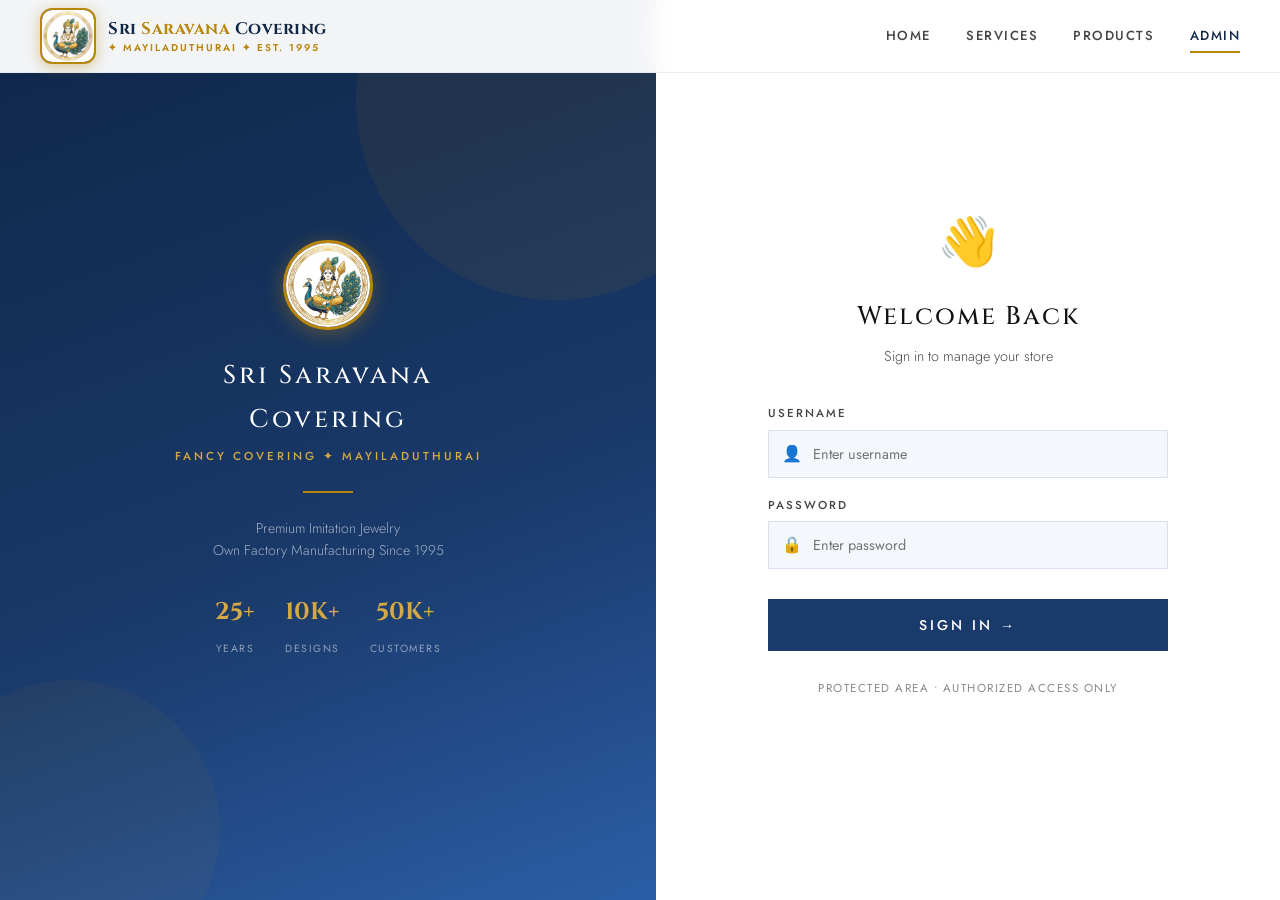
<file: admin.html>
<!DOCTYPE html>
<html lang="en">
<head>
    <meta charset="UTF-8">
    <meta name="viewport" content="width=device-width, initial-scale=1.0">
    <title>Admin Portal | Sri Saravana Covering</title>
    <meta name="description" content="Store management portal for Sri Saravana Chidambaram Fancy Covering.">
    <link rel="stylesheet" href="styles.css">
</head>
<body>

    <!-- NAVBAR -->
    <nav class="navbar">
        <div class="nav-inner">
            <a href="index.html" class="logo">
                <div class="logo-mark"><img src="murugan.png" alt="Sri Murugan Logo"></div>
                <div class="logo-text">
                    <span class="brand">Sri <span>Saravana</span> Covering</span>
                    <span class="tagline">✦ Mayiladuthurai ✦ Est. 1995</span>
                </div>
            </a>
            <div class="nav-links">
                <a href="index.html">Home</a>
                <a href="services.html">Services</a>
                <a href="products.html">Products</a>
                <a href="admin.html" class="active">Admin</a>
            </div>
            <button class="hamburger" onclick="toggleMenu()" aria-label="Menu">
                <span></span><span></span><span></span>
            </button>
        </div>
    </nav>

    <!-- LOGIN SCREEN -->
    <div class="login-container" id="loginScreen">
        <!-- Left Branding Panel -->
        <div class="login-brand">
            <div class="login-brand-inner">
                <img src="murugan.png" alt="Sri Murugan" class="login-logo-img">
                <h1>Sri Saravana Covering</h1>
                <p class="login-brand-tag">Fancy Covering ✦ Mayiladuthurai</p>
                <div class="login-brand-divider"></div>
                <p class="login-brand-desc">Premium Imitation Jewelry<br>Own Factory Manufacturing Since 1995</p>
                <div class="login-brand-stats">
                    <div><strong>25+</strong><span>Years</span></div>
                    <div><strong>10K+</strong><span>Designs</span></div>
                    <div><strong>50K+</strong><span>Customers</span></div>
                </div>
            </div>
        </div>
        <!-- Right Login Form -->
        <div class="login-form-side">
            <div class="login-card">
                <div class="login-welcome">
                    <span class="login-icon">👋</span>
                    <h2>Welcome Back</h2>
                    <p>Sign in to manage your store</p>
                </div>
                <p class="login-error" id="loginError">Invalid username or password</p>
                <form id="loginForm" onsubmit="handleLogin(event)">
                    <div class="form-group">
                        <label for="username">Username</label>
                        <div class="input-icon-wrap">
                            <span class="input-icon">👤</span>
                            <input type="text" id="username" name="username" placeholder="Enter username" required>
                        </div>
                    </div>
                    <div class="form-group">
                        <label for="password">Password</label>
                        <div class="input-icon-wrap">
                            <span class="input-icon">🔒</span>
                            <input type="password" id="password" name="password" placeholder="Enter password" required>
                        </div>
                    </div>
                    <button type="submit" class="btn btn-gold login-btn">Sign In →</button>
                </form>
                <p class="login-footer-text">Protected area • Authorized access only</p>
            </div>
        </div>
    </div>

    <!-- ADMIN DASHBOARD (Hidden until login) -->
    <div id="adminDashboard" style="display:none;">
        <div class="admin-dashboard">
            <div class="container">
                <div class="admin-header">
                    <h1>🛠️ Admin Dashboard</h1>
                    <div class="admin-actions">
                        <a href="products.html" class="btn btn-outline" style="padding:10px 20px;font-size:0.85rem;">👁️ View Store</a>
                        <button class="btn btn-danger" style="padding:10px 20px;font-size:0.85rem;" onclick="logout()">🚪 Logout</button>
                    </div>
                </div>

                <!-- WHATSAPP SETTINGS -->
                <div class="admin-card">
                    <h3>📱 WhatsApp Booking Number</h3>
                    <p style="color:var(--text-medium);font-size:0.85rem;margin-bottom:15px;">This number will be used for all WhatsApp booking links on the store.</p>
                    <div style="display:flex;gap:10px;flex-wrap:wrap;align-items:center;">
                        <input type="text" id="phone-input" placeholder="e.g. 919843132245" style="flex:1;min-width:200px;padding:13px 16px;background:var(--bg-secondary);border:1px solid var(--border);color:var(--text-dark);font-family:'Jost';font-size:.9rem;outline:none;">
                        <button class="btn btn-gold" style="padding:12px 24px;white-space:nowrap;" onclick="updatePhone()">💾 Save Number</button>
                    </div>
                </div>

                <!-- ADD PRODUCT FORM -->
                <div class="admin-card">
                    <h3>➕ Add New Product</h3>
                    <form class="product-form" id="addProductForm" onsubmit="addProduct(event)">
                        <div class="form-group">
                            <label for="pname">Product Name</label>
                            <input type="text" id="pname" name="pname" placeholder="e.g. Royal Kundan Bridal Set" required>
                        </div>
                        <div class="form-group">
                            <label for="pcategory">Category</label>
                            <select id="pcategory" name="pcategory" required>
                                <option value="necklaces">Necklaces</option>
                                <option value="earrings">Earrings</option>
                                <option value="bangles">Bangles</option>
                                <option value="bridal">Bridal Sets</option>
                                <option value="chains">Chains</option>
                                <option value="rings">Rings</option>
                            </select>
                        </div>
                        <div class="form-group">
                            <label for="pprice">Price (₹)</label>
                            <input type="number" id="pprice" name="pprice" placeholder="e.g. 2500" min="1" required>
                        </div>
                        <div class="form-group">
                            <label for="pimage">Upload Image</label>
                            <input type="file" id="pimage" name="pimage" accept="image/*" style="padding:10px;">
                            <img id="pimage-preview" style="display:none;width:80px;height:80px;object-fit:cover;margin-top:8px;border:1px solid var(--border);">
                        </div>
                        <div class="form-group full-width">
                            <label for="pdesc">Description</label>
                            <textarea id="pdesc" name="pdesc" placeholder="Describe the product..." required></textarea>
                        </div>
                        <div class="full-width">
                            <button type="submit" class="btn btn-gold">➕ Add Product</button>
                        </div>
                    </form>
                </div>

                <!-- PRODUCT LIST -->
                <div class="admin-card">
                    <h3>📦 All Products (<span id="product-count">0</span>)</h3>
                    <div class="admin-product-list" id="admin-products"></div>
                </div>
            </div>
        </div>
    </div>

    <!-- EDIT MODAL -->
    <div class="modal-overlay" id="editModal">
        <div class="modal">
            <button class="modal-close" onclick="document.getElementById('editModal').classList.remove('active')">&times;</button>
            <h3>✏️ Edit Product</h3>
            <form onsubmit="saveEdit(event)">
                <input type="hidden" id="edit-id">
                <div class="form-group">
                    <label>Product Name</label>
                    <input type="text" id="edit-name" required>
                </div>
                <div class="form-group">
                    <label>Category</label>
                    <select id="edit-category" required>
                        <option value="necklaces">Necklaces</option>
                        <option value="earrings">Earrings</option>
                        <option value="bangles">Bangles</option>
                        <option value="bridal">Bridal Sets</option>
                        <option value="chains">Chains</option>
                        <option value="rings">Rings</option>
                    </select>
                </div>
                <div class="form-group">
                    <label>Price (₹)</label>
                    <input type="number" id="edit-price" min="1" required>
                </div>
                <div class="form-group">
                    <label>Upload New Image (optional)</label>
                    <input type="file" id="edit-image" accept="image/*" style="padding:10px;">
                    <img id="edit-image-preview" style="width:80px;height:80px;object-fit:cover;margin-top:8px;border:1px solid var(--border);">
                </div>
                <div class="form-group">
                    <label>Description</label>
                    <textarea id="edit-desc" required></textarea>
                </div>
                <div style="display:flex;gap:10px;margin-top:15px;">
                    <button type="submit" class="btn btn-gold">💾 Save Changes</button>
                    <button type="button" class="btn btn-outline" onclick="document.getElementById('editModal').classList.remove('active')">Cancel</button>
                </div>
            </form>
        </div>
    </div>

    <!-- FOOTER -->
    <footer class="footer" id="adminFooter" style="display:none;">
        <div class="footer-bottom">
            <p>© 2026 Sri Saravana Chidambaram Fancy Covering — Admin Portal</p>
        </div>
    </footer>

    <script src="script.js"></script>
    <script>
        function handleLogin(e) {
            e.preventDefault();
            const user = document.getElementById('username').value.trim();
            const pass = document.getElementById('password').value.trim();
            if (login(user, pass)) {
                showDashboard();
            } else {
                const err = document.getElementById('loginError');
                err.style.display = 'block';
                err.style.animation = 'fadeInUp 0.3s ease';
            }
        }

        function showDashboard() {
            document.getElementById('loginScreen').style.display = 'none';
            document.getElementById('adminDashboard').style.display = 'block';
            document.getElementById('adminFooter').style.display = 'block';

            // Set phone input
            const phoneInput = document.getElementById('phone-input');
            if (phoneInput) phoneInput.value = getPhone();

            // Render products
            renderAdminProducts('admin-products');
            updateCount();
        }

        function updateCount() {
            const countEl = document.getElementById('product-count');
            if (countEl) countEl.textContent = getProducts().length;
        }

        // Override renderAdminProducts to also update count
        const originalRender = renderAdminProducts;
        renderAdminProducts = function(id) {
            originalRender(id);
            updateCount();
        };

        // Check if already logged in
        document.addEventListener('DOMContentLoaded', () => {
            if (isLoggedIn()) {
                showDashboard();
            }
        });
    </script>
</body>
</html>
</file>
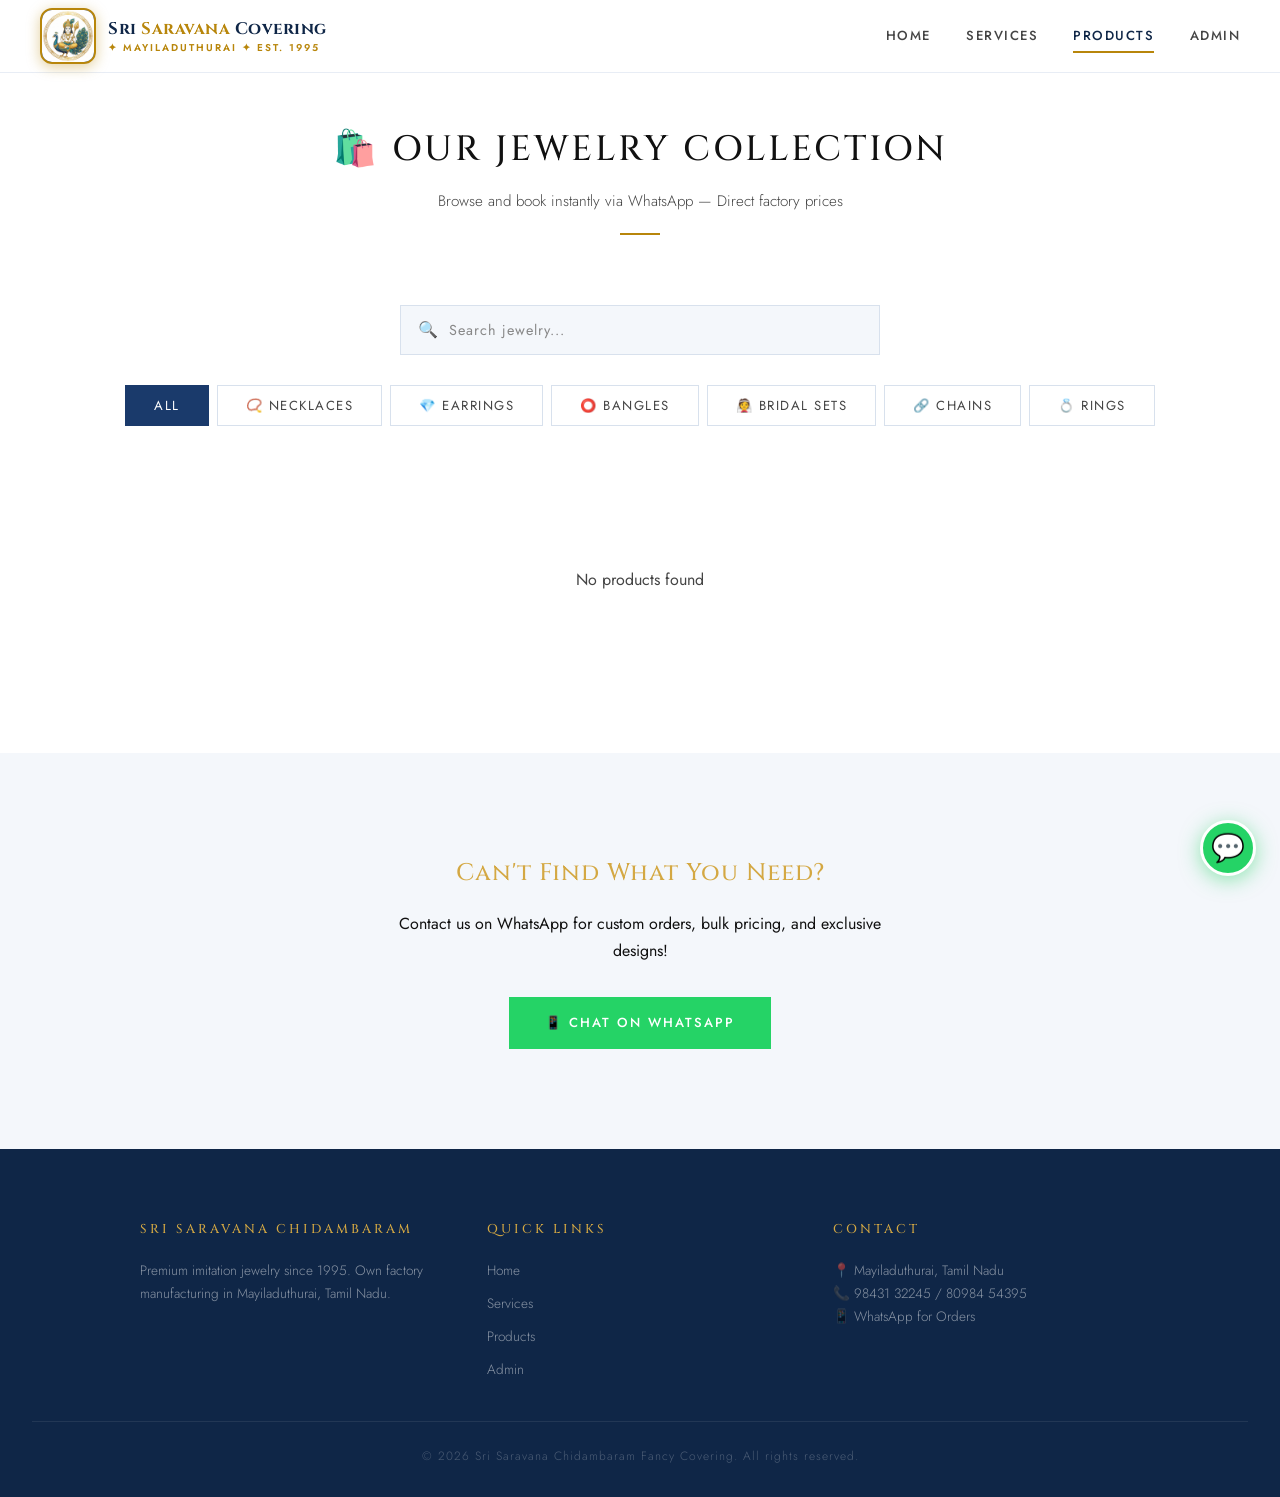
<file: products.html>
<!DOCTYPE html>
<html lang="en">
<head>
    <meta charset="UTF-8">
    <meta name="viewport" content="width=device-width, initial-scale=1.0">
    <title>Store Catalogue | Sri Saravana Covering</title>
    <meta name="description" content="Browse and book premium imitation jewelry via WhatsApp. Necklaces, earrings, bangles, bridal sets and more at factory-direct prices.">
    <link rel="stylesheet" href="styles.css">
</head>
<body>

    <!-- NAVBAR -->
    <nav class="navbar">
        <div class="nav-inner">
            <a href="index.html" class="logo">
                <div class="logo-mark"><img src="murugan.png" alt="Sri Murugan Logo"></div>
                <div class="logo-text">
                    <span class="brand">Sri <span>Saravana</span> Covering</span>
                    <span class="tagline">✦ Mayiladuthurai ✦ Est. 1995</span>
                </div>
            </a>
            <div class="nav-links">
                <a href="index.html">Home</a>
                <a href="services.html">Services</a>
                <a href="products.html" class="active">Products</a>
                <a href="admin.html">Admin</a>
            </div>
            <button class="hamburger" onclick="toggleMenu()" aria-label="Menu">
                <span></span><span></span><span></span>
            </button>
        </div>
    </nav>

    <!-- PAGE HEADER -->
    <section class="section" style="padding-top:120px;padding-bottom:40px;">
        <div class="container">
            <div class="section-header">
                <h2>🛍️ Our Jewelry Collection</h2>
                <p>Browse and book instantly via WhatsApp — Direct factory prices</p>
                <div class="divider"></div>
            </div>

            <!-- SEARCH -->
            <div class="search-wrap">
                <span class="search-icon">🔍</span>
                <input type="text" id="searchInput" placeholder="Search jewelry..." oninput="searchProducts(this.value)">
            </div>

            <!-- FILTERS -->
            <div class="filter-bar" id="filterBar">
                <button class="filter-btn active" data-cat="all" onclick="filterProducts('all')">All</button>
                <button class="filter-btn" data-cat="necklaces" onclick="filterProducts('necklaces')">📿 Necklaces</button>
                <button class="filter-btn" data-cat="earrings" onclick="filterProducts('earrings')">💎 Earrings</button>
                <button class="filter-btn" data-cat="bangles" onclick="filterProducts('bangles')">⭕ Bangles</button>
                <button class="filter-btn" data-cat="bridal" onclick="filterProducts('bridal')">👰 Bridal Sets</button>
                <button class="filter-btn" data-cat="chains" onclick="filterProducts('chains')">🔗 Chains</button>
                <button class="filter-btn" data-cat="rings" onclick="filterProducts('rings')">💍 Rings</button>
            </div>
        </div>
    </section>

    <!-- PRODUCTS GRID -->
    <section class="section" style="padding-top:0;">
        <div class="container">
            <div class="products-grid" id="products-grid"></div>
        </div>
    </section>

    <!-- CTA -->
    <section class="section" style="background:var(--bg-secondary);text-align:center;">
        <div class="container animate-in">
            <h2 style="color:var(--gold-light);margin-bottom:1rem;">Can't Find What You Need?</h2>
            <p style="color:var(--text-secondary);max-width:500px;margin:auto auto 2rem;">Contact us on WhatsApp for custom orders, bulk pricing, and exclusive designs!</p>
            <a href="https://api.whatsapp.com/send?phone=919843132245&text=Hi!%20I%20want%20to%20enquire%20about%20custom%20jewelry." target="_blank" class="btn btn-whatsapp">📱 Chat on WhatsApp</a>
        </div>
    </section>

    <!-- FOOTER -->
    <footer class="footer">
        <div class="footer-grid">
            <div>
                <h4>Sri Saravana Chidambaram</h4>
                <p>Premium imitation jewelry since 1995. Own factory manufacturing in Mayiladuthurai, Tamil Nadu.</p>
            </div>
            <div>
                <h4>Quick Links</h4>
                <div class="footer-links">
                    <a href="index.html">Home</a>
                    <a href="services.html">Services</a>
                    <a href="products.html">Products</a>
                    <a href="admin.html">Admin</a>
                </div>
            </div>
            <div>
                <h4>Contact</h4>
                <p>📍 Mayiladuthurai, Tamil Nadu</p>
                <p>📞 98431 32245 / 80984 54395</p>
                <p>📱 WhatsApp for Orders</p>
            </div>
        </div>
        <div class="footer-bottom">
            <p>© 2026 Sri Saravana Chidambaram Fancy Covering. All rights reserved.</p>
        </div>
    </footer>


    <!-- FLOATING WHATSAPP CARD -->
    <div class="wa-float" id="waFloat">
        <div class="wa-popup-card" id="waPopup">
            <div class="wa-popup-card-header">
                <div class="wa-popup-avatar">💬</div>
                <div>
                    <div class="wa-popup-title">Sri Saravana Covering</div>
                    <div class="wa-popup-sub">Mayiladuthurai • Est. 1995</div>
                </div>
            </div>
            <p class="wa-popup-msg">👋 Found something you like?<br>Message us on WhatsApp to book instantly at factory-direct prices!</p>
            <a href="https://api.whatsapp.com/send?phone=919843132245&text=Hi!%20I%20want%20to%20book%20a%20jewelry%20item." target="_blank" class="wa-popup-btn">📱 Book via WhatsApp</a>
        </div>
        <div class="wa-bubble" onclick="toggleWACard()" title="Chat on WhatsApp">💬</div>
    </div>

    <script src="script.js"></script>
    <script>
        document.addEventListener('DOMContentLoaded', () => {
            // Check for category URL param
            const params = new URLSearchParams(window.location.search);
            const cat = params.get('cat');
            if (cat) {
                filterProducts(cat);
            } else {
                renderProducts('products-grid', getProducts());
            }
        });
    </script>
</body>
</html>
</file>
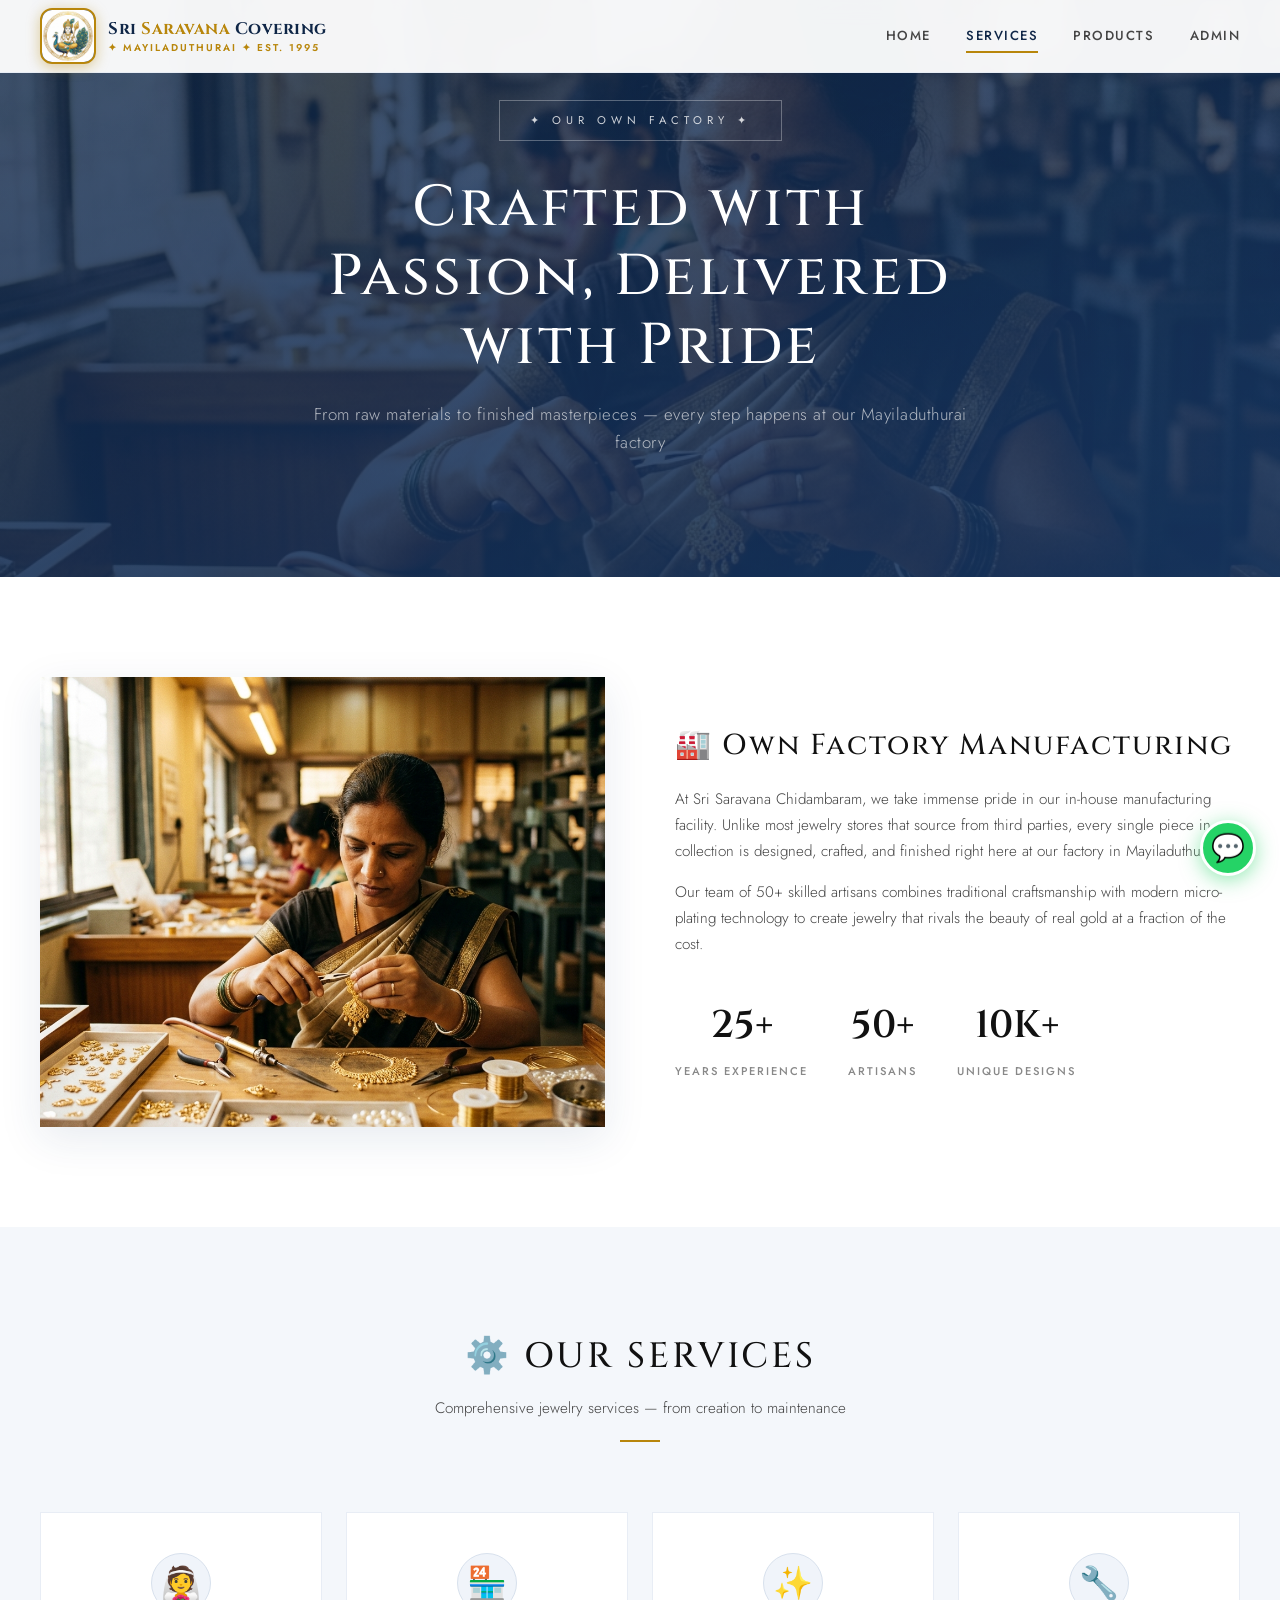
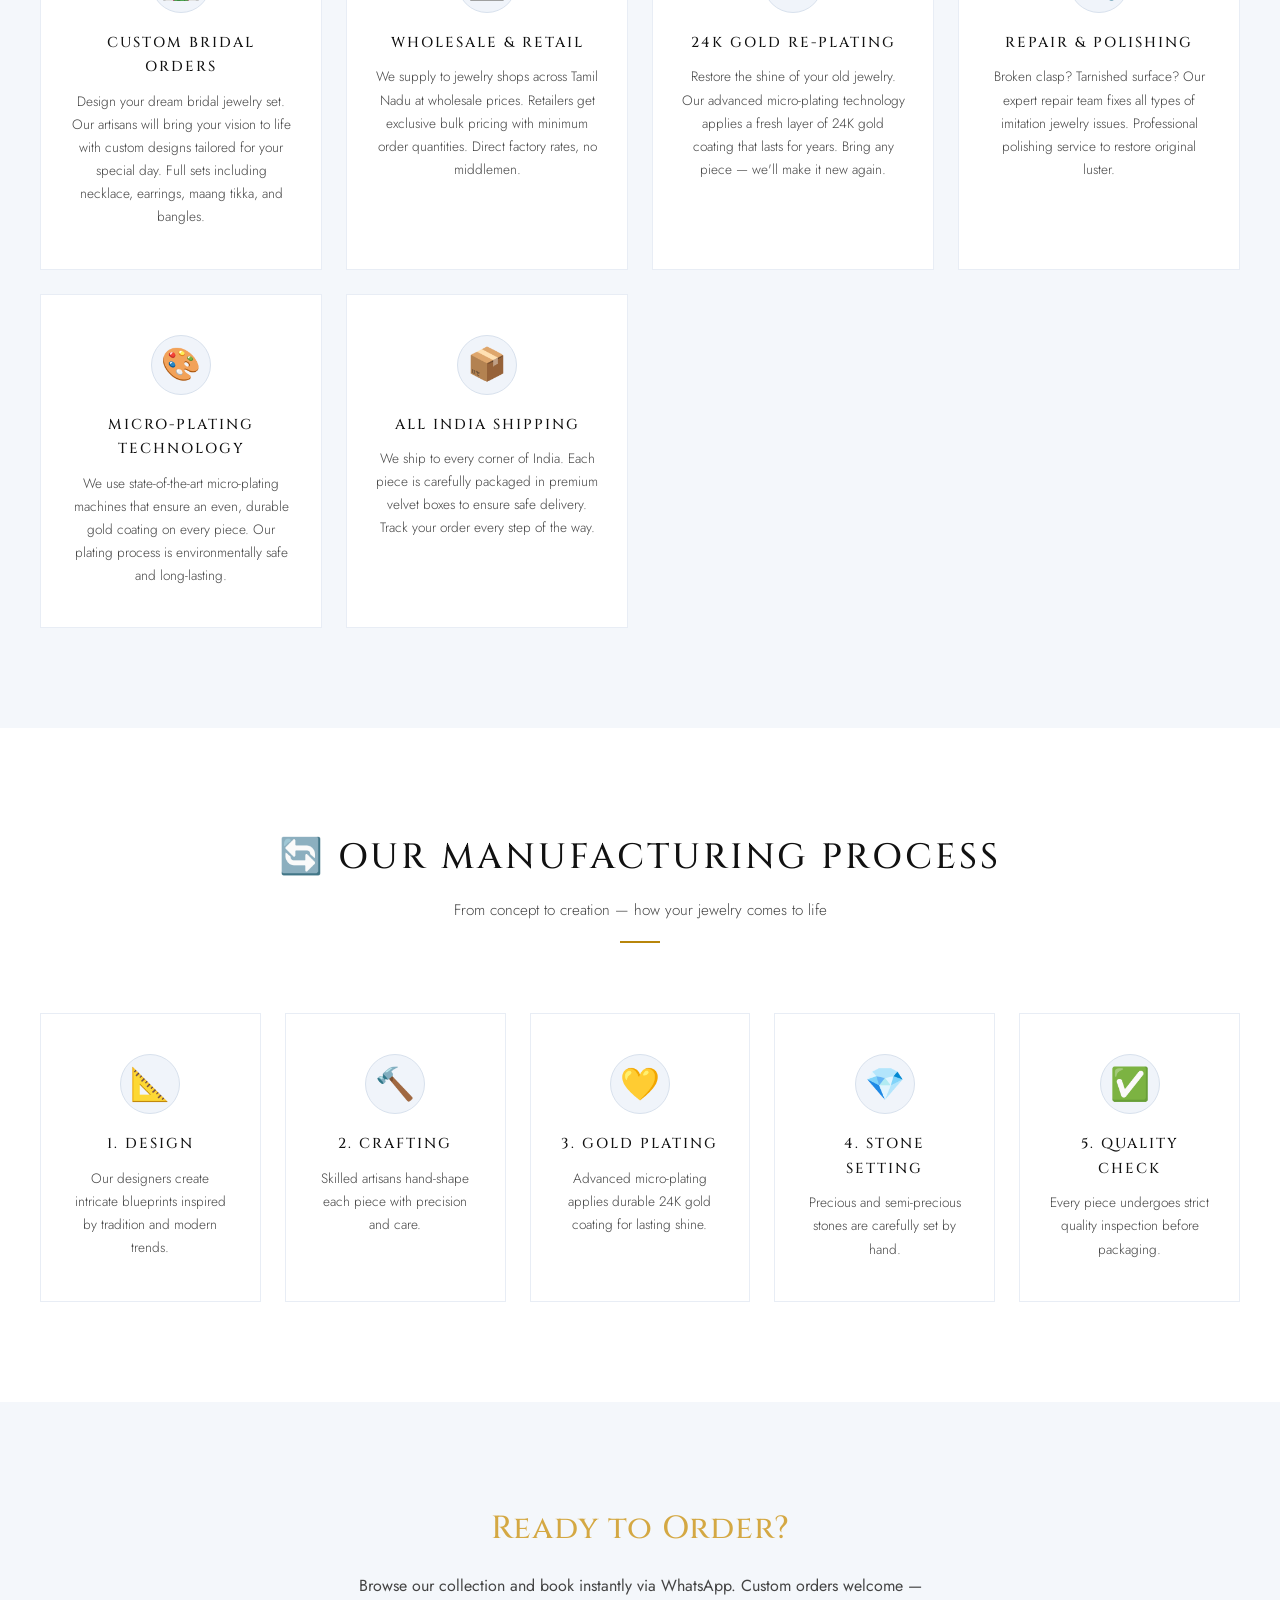
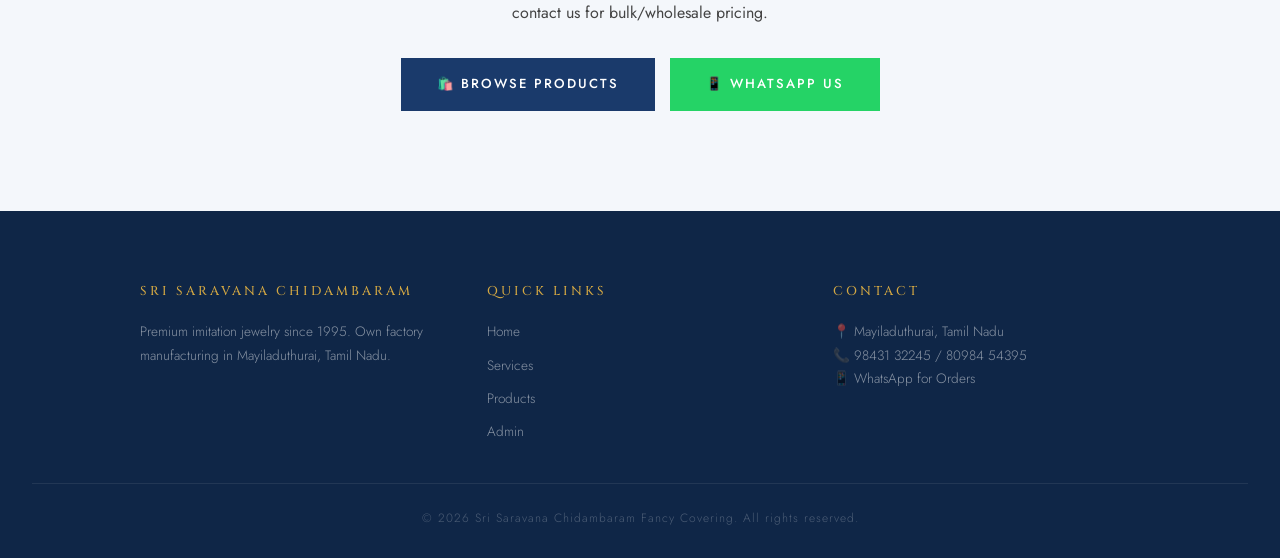
<file: services.html>
<!DOCTYPE html>
<html lang="en">
<head>
    <meta charset="UTF-8">
    <meta name="viewport" content="width=device-width, initial-scale=1.0">
    <title>Our Factory & Services | Sri Saravana Covering</title>
    <meta name="description" content="Own factory manufacturing - Premium imitation jewelry crafted by skilled artisans. Custom bridal orders, wholesale, re-plating & repair services.">
    <link rel="stylesheet" href="styles.css">
</head>
<body>

    <!-- NAVBAR -->
    <nav class="navbar">
        <div class="nav-inner">
            <a href="index.html" class="logo">
                <div class="logo-mark"><img src="murugan.png" alt="Sri Murugan Logo"></div>
                <div class="logo-text">
                    <span class="brand">Sri <span>Saravana</span> Covering</span>
                    <span class="tagline">✦ Mayiladuthurai ✦ Est. 1995</span>
                </div>
            </a>
            <div class="nav-links">
                <a href="index.html">Home</a>
                <a href="services.html" class="active">Services</a>
                <a href="products.html">Products</a>
                <a href="admin.html">Admin</a>
            </div>
            <button class="hamburger" onclick="toggleMenu()" aria-label="Menu">
                <span></span><span></span><span></span>
            </button>
        </div>
    </nav>

    <!-- PAGE HERO -->
    <section class="hero" style="min-height:50vh;">
        <div class="hero-bg" style="background-image: url('factory.png');"></div>
        <div class="hero-overlay"></div>
        <div class="hero-content">
            <span class="hero-badge">✦ Our Own Factory ✦</span>
            <h1>Crafted with Passion, Delivered with Pride</h1>
            <p>From raw materials to finished masterpieces — every step happens at our Mayiladuthurai factory</p>
        </div>
    </section>

    <!-- FACTORY SHOWCASE -->
    <section class="section">
        <div class="container">
            <div class="factory-section animate-in">
                <div class="factory-img">
                    <img src="factory.png" alt="Our Jewelry Manufacturing Factory">
                </div>
                <div class="factory-text">
                    <h2>🏭 Own Factory Manufacturing</h2>
                    <p>At Sri Saravana Chidambaram, we take immense pride in our in-house manufacturing facility. Unlike most jewelry stores that source from third parties, every single piece in our collection is designed, crafted, and finished right here at our factory in Mayiladuthurai.</p>
                    <p style="margin-top:15px;">Our team of 50+ skilled artisans combines traditional craftsmanship with modern micro-plating technology to create jewelry that rivals the beauty of real gold at a fraction of the cost.</p>
                    <div class="factory-stats">
                        <div class="stat"><div class="num">25+</div><div class="label">Years Experience</div></div>
                        <div class="stat"><div class="num">50+</div><div class="label">Artisans</div></div>
                        <div class="stat"><div class="num">10K+</div><div class="label">Unique Designs</div></div>
                    </div>
                </div>
            </div>
        </div>
    </section>

    <!-- SERVICES -->
    <section class="section" style="background:var(--bg-secondary);">
        <div class="container">
            <div class="section-header animate-in">
                <h2>⚙️ Our Services</h2>
                <p>Comprehensive jewelry services — from creation to maintenance</p>
                <div class="divider"></div>
            </div>
            <div class="features-grid animate-in">
                <div class="feature-card">
                    <div class="feature-icon">👰</div>
                    <h3>Custom Bridal Orders</h3>
                    <p>Design your dream bridal jewelry set. Our artisans will bring your vision to life with custom designs tailored for your special day. Full sets including necklace, earrings, maang tikka, and bangles.</p>
                </div>
                <div class="feature-card">
                    <div class="feature-icon">🏪</div>
                    <h3>Wholesale & Retail</h3>
                    <p>We supply to jewelry shops across Tamil Nadu at wholesale prices. Retailers get exclusive bulk pricing with minimum order quantities. Direct factory rates, no middlemen.</p>
                </div>
                <div class="feature-card">
                    <div class="feature-icon">✨</div>
                    <h3>24K Gold Re-Plating</h3>
                    <p>Restore the shine of your old jewelry. Our advanced micro-plating technology applies a fresh layer of 24K gold coating that lasts for years. Bring any piece — we'll make it new again.</p>
                </div>
                <div class="feature-card">
                    <div class="feature-icon">🔧</div>
                    <h3>Repair & Polishing</h3>
                    <p>Broken clasp? Tarnished surface? Our expert repair team fixes all types of imitation jewelry issues. Professional polishing service to restore original luster.</p>
                </div>
                <div class="feature-card">
                    <div class="feature-icon">🎨</div>
                    <h3>Micro-Plating Technology</h3>
                    <p>We use state-of-the-art micro-plating machines that ensure an even, durable gold coating on every piece. Our plating process is environmentally safe and long-lasting.</p>
                </div>
                <div class="feature-card">
                    <div class="feature-icon">📦</div>
                    <h3>All India Shipping</h3>
                    <p>We ship to every corner of India. Each piece is carefully packaged in premium velvet boxes to ensure safe delivery. Track your order every step of the way.</p>
                </div>
            </div>
        </div>
    </section>

    <!-- PROCESS -->
    <section class="section">
        <div class="container">
            <div class="section-header animate-in">
                <h2>🔄 Our Manufacturing Process</h2>
                <p>From concept to creation — how your jewelry comes to life</p>
                <div class="divider"></div>
            </div>
            <div class="features-grid animate-in" style="grid-template-columns: repeat(auto-fit, minmax(220px, 1fr));">
                <div class="feature-card">
                    <div class="feature-icon">📐</div>
                    <h3>1. Design</h3>
                    <p>Our designers create intricate blueprints inspired by tradition and modern trends.</p>
                </div>
                <div class="feature-card">
                    <div class="feature-icon">🔨</div>
                    <h3>2. Crafting</h3>
                    <p>Skilled artisans hand-shape each piece with precision and care.</p>
                </div>
                <div class="feature-card">
                    <div class="feature-icon">💛</div>
                    <h3>3. Gold Plating</h3>
                    <p>Advanced micro-plating applies durable 24K gold coating for lasting shine.</p>
                </div>
                <div class="feature-card">
                    <div class="feature-icon">💎</div>
                    <h3>4. Stone Setting</h3>
                    <p>Precious and semi-precious stones are carefully set by hand.</p>
                </div>
                <div class="feature-card">
                    <div class="feature-icon">✅</div>
                    <h3>5. Quality Check</h3>
                    <p>Every piece undergoes strict quality inspection before packaging.</p>
                </div>
            </div>
        </div>
    </section>

    <!-- CTA -->
    <section class="section" style="background:var(--bg-secondary);text-align:center;">
        <div class="container animate-in">
            <h2 style="font-size:2rem;color:var(--gold-light);margin-bottom:1rem;">Ready to Order?</h2>
            <p style="color:var(--text-medium);max-width:600px;margin:auto auto 2rem;">Browse our collection and book instantly via WhatsApp. Custom orders welcome — contact us for bulk/wholesale pricing.</p>
            <div style="display:flex;gap:15px;justify-content:center;flex-wrap:wrap;">
                <a href="products.html" class="btn btn-gold">🛍️ Browse Products</a>
                <a href="https://api.whatsapp.com/send?phone=919843132245&text=Hi!%20I%20want%20to%20enquire%20about%20custom%20jewelry%20order." target="_blank" class="btn btn-whatsapp">📱 WhatsApp Us</a>
            </div>
        </div>
    </section>

    <!-- FOOTER -->
    <footer class="footer">
        <div class="footer-grid">
            <div>
                <h4>Sri Saravana Chidambaram</h4>
                <p>Premium imitation jewelry since 1995. Own factory manufacturing in Mayiladuthurai, Tamil Nadu.</p>
            </div>
            <div>
                <h4>Quick Links</h4>
                <div class="footer-links">
                    <a href="index.html">Home</a>
                    <a href="services.html">Services</a>
                    <a href="products.html">Products</a>
                    <a href="admin.html">Admin</a>
                </div>
            </div>
            <div>
                <h4>Contact</h4>
                <p>📍 Mayiladuthurai, Tamil Nadu</p>
                <p>📞 98431 32245 / 80984 54395</p>
                <p>📱 WhatsApp for Orders</p>
            </div>
        </div>
        <div class="footer-bottom">
            <p>© 2026 Sri Saravana Chidambaram Fancy Covering. All rights reserved.</p>
        </div>
    </footer>


    <!-- FLOATING WHATSAPP CARD -->
    <div class="wa-float" id="waFloat">
        <div class="wa-popup-card" id="waPopup">
            <div class="wa-popup-card-header">
                <div class="wa-popup-avatar">💬</div>
                <div>
                    <div class="wa-popup-title">Sri Saravana Covering</div>
                    <div class="wa-popup-sub">Mayiladuthurai • Est. 1995</div>
                </div>
            </div>
            <p class="wa-popup-msg">👋 Hi! Interested in our services?<br>Chat with us on WhatsApp for custom orders, re-plating, and wholesale queries!</p>
            <a href="https://api.whatsapp.com/send?phone=919843132245&text=Hi!%20I%20want%20to%20enquire%20about%20your%20services." target="_blank" class="wa-popup-btn">📱 Chat on WhatsApp</a>
        </div>
        <div class="wa-bubble" onclick="toggleWACard()" title="Chat on WhatsApp">💬</div>
    </div>

    <script src="script.js"></script>
</body>
</html>
</file>
<file: styles.css>
@import url('https://fonts.googleapis.com/css2?family=Cinzel:wght@400;500;600;700&family=Jost:ital,wght@0,300;0,400;0,500;0,600;0,700;1,400&family=Philosopher:ital,wght@0,400;0,700;1,400&display=swap');

:root {
    --blue: #1A3A6B;
    --blue-light: #2B5EA7;
    --blue-dark: #0F2647;
    --gold: #B8860B;
    --gold-light: #D4A843;
    --gold-pale: #F5EBDA;
    --bg-primary: #FFFFFF;
    --bg-secondary: #F4F7FB;
    --bg-accent: #F0F4FA;
    --bg-dark: #0F2647;
    --bg-card: #FFFFFF;
    --text-dark: #111111;
    --text-medium: #444444;
    --text-light: #888888;
    --whatsapp: #25D366;
    --danger: #D94F4F;
    --border: #D8E1ED;
    --border-light: #E8EDF5;
    --shadow-sm: 0 1px 4px rgba(26,58,107,0.06);
    --shadow-md: 0 4px 20px rgba(26,58,107,0.08);
    --shadow-lg: 0 12px 40px rgba(26,58,107,0.1);
    --radius: 8px;
    --transition: 0.3s ease;
}
*,*::before,*::after{box-sizing:border-box;margin:0;padding:0}
html{scroll-behavior:smooth}
body{font-family:'Jost',sans-serif;background:var(--bg-primary);color:var(--text-dark);line-height:1.7;overflow-x:hidden;-webkit-font-smoothing:antialiased}
h1,h2,h3,h4{font-family:'Cinzel',serif;font-weight:500;letter-spacing:1px}
a{text-decoration:none;color:inherit}img{max-width:100%;display:block}ul{list-style:none}

/* ══════════ NAVBAR ══════════ */
.navbar{position:fixed;top:0;left:0;width:100%;z-index:1000;background:rgba(255,255,255,0.95);backdrop-filter:blur(12px);-webkit-backdrop-filter:blur(12px);border-bottom:1px solid var(--border-light);padding:0 1.5rem;transition:var(--transition)}
.navbar .nav-inner{max-width:1200px;margin:auto;display:flex;align-items:center;justify-content:space-between;height:72px}

/* ══════════ LOGO ══════════ */
.logo{display:flex;align-items:center;gap:12px;text-decoration:none}
.logo-mark{
  position:relative;
  width:56px;height:56px;
  background:linear-gradient(135deg,var(--blue-dark) 0%,var(--blue) 100%);
  border:2px solid var(--gold);
  border-radius:12px;
  display:flex;align-items:center;justify-content:center;
  box-shadow:0 3px 14px rgba(184,134,11,0.4);
  flex-shrink:0;
  overflow:hidden;
}
.logo-mark img{width:100%;height:100%;object-fit:cover;border-radius:8px}
.logo-mark::after{
  content:'';
  position:absolute;inset:0;
  border-radius:8px;
  background:linear-gradient(135deg,rgba(255,255,255,0.12) 0%,transparent 60%);
  pointer-events:none;
}
.logo-text{display:flex;flex-direction:column;line-height:1}
.logo-text .brand{
  font-family:'Cinzel',serif;
  font-size:1.05rem;
  font-weight:700;
  color:var(--blue-dark);
  letter-spacing:.5px;
  line-height:1.2;
}
.logo-text .brand span{color:var(--gold)}
.logo-text .tagline{
  font-family:'Jost',sans-serif;
  font-size:.62rem;
  font-weight:600;
  color:var(--gold);
  letter-spacing:2px;
  text-transform:uppercase;
  margin-top:4px;
  white-space:nowrap;
}

.nav-links{display:flex;gap:2.2rem;align-items:center}
.nav-links a{font-size:.82rem;font-weight:500;color:var(--text-medium);letter-spacing:1.5px;text-transform:uppercase;position:relative;transition:var(--transition)}
.nav-links a::after{content:'';position:absolute;bottom:-6px;left:0;width:0;height:2px;background:var(--gold);transition:var(--transition)}
.nav-links a:hover,.nav-links a.active{color:var(--blue-dark)}
.nav-links a:hover::after,.nav-links a.active::after{width:100%}
.hamburger{display:none;flex-direction:column;gap:5px;cursor:pointer;background:none;border:none;padding:6px}
.hamburger span{width:22px;height:2px;background:var(--blue-dark);transition:var(--transition);border-radius:2px}
.hamburger.open span:nth-child(1){transform:translateY(7px) rotate(45deg)}
.hamburger.open span:nth-child(2){opacity:0}
.hamburger.open span:nth-child(3){transform:translateY(-7px) rotate(-45deg)}

/* ══════════ HERO ══════════ */
.hero{position:relative;min-height:100vh;display:flex;align-items:center;justify-content:center;text-align:center;padding:100px 2rem 80px;overflow:hidden;background:linear-gradient(160deg,#0F2647 0%,#1A3A6B 50%,#2B5EA7 100%)}
.hero-bg{position:absolute;inset:0;background-size:cover;background-position:center;opacity:.3}
.hero-overlay{position:absolute;inset:0;background:linear-gradient(180deg,rgba(15,38,71,0.3) 0%,rgba(15,38,71,0.6) 100%)}
.hero-content{position:relative;z-index:2;max-width:700px}
.hero-badge{display:inline-block;padding:10px 30px;border:1px solid rgba(255,255,255,0.3);font-size:.7rem;color:rgba(255,255,255,0.8);letter-spacing:5px;text-transform:uppercase;margin-bottom:2rem;animation:fadeInUp .8s ease}
.hero h1{font-size:clamp(2rem,4.5vw,3.6rem);line-height:1.2;margin-bottom:1.2rem;color:#fff;letter-spacing:3px;animation:fadeInUp 1s ease .2s both}
.hero p{color:rgba(255,255,255,0.65);font-size:1.05rem;margin-bottom:2.5rem;animation:fadeInUp 1s ease .4s both;font-weight:300;letter-spacing:.5px}

/* ══════════ BUTTONS ══════════ */
.btn{display:inline-flex;align-items:center;gap:8px;padding:15px 36px;font-weight:500;font-size:.82rem;border:none;cursor:pointer;transition:var(--transition);font-family:'Jost';letter-spacing:2px;text-transform:uppercase}
.btn-gold{background:var(--blue);color:#fff;border-radius:0}
.btn-gold:hover{background:var(--blue-light);transform:translateY(-2px);box-shadow:0 6px 25px rgba(26,58,107,0.3)}
.btn-outline{background:transparent;border:1.5px solid var(--gold);color:var(--gold);border-radius:0}
.btn-outline:hover{background:var(--gold);color:#fff;transform:translateY(-2px)}
.btn-whatsapp{background:var(--whatsapp);color:#fff;border-radius:0}
.btn-whatsapp:hover{transform:translateY(-2px);box-shadow:0 6px 25px rgba(37,211,102,0.3)}
.btn-danger{background:var(--danger);color:#fff;border-radius:0}
.btn-danger:hover{opacity:.85}

/* ══════════ SECTIONS ══════════ */
.section{padding:100px 2rem}
.section-header{text-align:center;margin-bottom:70px}
.section-header h2{font-size:clamp(1.5rem,3.5vw,2.2rem);color:#111;margin-bottom:.6rem;letter-spacing:3px;text-transform:uppercase}
.section-header p{color:var(--text-medium);max-width:500px;margin:auto;font-size:.95rem;font-weight:300}
.divider{width:40px;height:2px;background:var(--gold);margin:18px auto 0}
.container{max-width:1200px;margin:auto}

/* ══════════ PRODUCT CARDS ══════════ */
.products-grid{display:grid;grid-template-columns:repeat(auto-fill,minmax(300px,1fr));gap:30px}
.product-card{background:var(--bg-card);overflow:hidden;transition:var(--transition);border:1px solid var(--border-light)}
.product-card:hover{transform:translateY(-6px);box-shadow:var(--shadow-lg);border-color:var(--blue-light)}
.product-card .card-img{width:100%;height:320px;object-fit:cover;transition:var(--transition)}
.product-card:hover .card-img{transform:scale(1.04)}
.card-img-wrap{overflow:hidden;position:relative;background:var(--bg-accent)}
.card-badge{position:absolute;top:16px;left:16px;background:var(--blue);color:#fff;padding:5px 14px;font-size:.65rem;font-weight:500;letter-spacing:2px;text-transform:uppercase}
.card-body{padding:24px}
.card-body h3{font-size:1rem;margin-bottom:4px;color:#111;letter-spacing:1px}
.card-body .category-tag{font-size:.65rem;color:var(--gold);text-transform:uppercase;letter-spacing:3px;font-weight:500}
.card-body .price{font-size:1.3rem;font-weight:600;color:#111;margin:14px 0;font-family:'Jost';letter-spacing:1px}
.card-body .desc{font-size:.85rem;color:var(--text-medium);margin-bottom:18px;line-height:1.7;font-weight:300}
.card-actions{display:flex;gap:10px}
.card-actions .btn{padding:12px 16px;font-size:.75rem;flex:1;justify-content:center;letter-spacing:1px}

/* ══════════ FILTERS ══════════ */
.filter-bar{display:flex;flex-wrap:wrap;gap:8px;justify-content:center;margin-bottom:40px}
.filter-btn{padding:10px 28px;border:1px solid var(--border);background:transparent;color:var(--text-medium);cursor:pointer;font-family:'Jost';font-size:.82rem;transition:var(--transition);letter-spacing:1.5px;text-transform:uppercase;font-weight:400}
.filter-btn:hover,.filter-btn.active{background:var(--blue);color:#fff;border-color:var(--blue)}

.search-wrap{max-width:480px;margin:0 auto 30px;position:relative}
.search-wrap input{width:100%;padding:14px 20px 14px 48px;background:var(--bg-secondary);border:1px solid var(--border);color:var(--text-dark);font-size:.9rem;font-family:'Jost';outline:none;transition:var(--transition);letter-spacing:.5px}
.search-wrap input:focus{border-color:var(--blue)}
.search-wrap input::placeholder{color:var(--text-light);letter-spacing:1px}
.search-wrap .search-icon{position:absolute;left:18px;top:50%;transform:translateY(-50%);color:var(--text-light);font-size:1rem}

/* ══════════ FEATURES ══════════ */
.features-grid{display:grid;grid-template-columns:repeat(auto-fit,minmax(260px,1fr));gap:24px}
.feature-card{background:var(--bg-card);border:1px solid var(--border-light);padding:40px 28px;text-align:center;transition:var(--transition)}
.feature-card:hover{border-color:var(--blue-light);transform:translateY(-4px);box-shadow:var(--shadow-md)}
.feature-icon{font-size:2rem;margin-bottom:18px;width:60px;height:60px;display:flex;align-items:center;justify-content:center;margin:0 auto 18px;border:1px solid var(--border);border-radius:50%;background:var(--bg-accent)}
.feature-card h3{font-size:.9rem;margin-bottom:10px;color:#111;letter-spacing:2px;text-transform:uppercase}
.feature-card p{color:var(--text-medium);font-size:.85rem;font-weight:300}

/* ══════════ FACTORY ══════════ */
.factory-section{display:grid;grid-template-columns:1fr 1fr;gap:70px;align-items:center}
.factory-img{overflow:hidden;box-shadow:var(--shadow-lg)}
.factory-img img{width:100%;height:450px;object-fit:cover}
.factory-text h2{font-size:1.8rem;margin-bottom:1rem;color:#111;letter-spacing:2px}
.factory-text p{color:var(--text-medium);margin-bottom:1rem;font-weight:300;font-size:.95rem}
.factory-stats{display:flex;gap:40px;margin-top:35px}
.stat{text-align:center}
.stat .num{font-size:2.4rem;color:#111;font-family:'Cinzel';font-weight:600}
.stat .label{font-size:.7rem;color:var(--text-light);letter-spacing:2px;text-transform:uppercase;font-weight:500;margin-top:4px}

/* ══════════ ADMIN LOGIN — SPLIT SCREEN ══════════ */
.login-container{min-height:100vh;display:flex;padding:0;background:var(--bg-secondary)}
.login-brand{flex:1;background:linear-gradient(160deg,#0F2647 0%,#1A3A6B 60%,#2B5EA7 100%);display:flex;align-items:center;justify-content:center;padding:3rem;position:relative;overflow:hidden}
.login-brand::before{content:'';position:absolute;width:400px;height:400px;border-radius:50%;background:rgba(184,134,11,0.08);top:-100px;right:-100px}
.login-brand::after{content:'';position:absolute;width:300px;height:300px;border-radius:50%;background:rgba(184,134,11,0.05);bottom:-80px;left:-80px}
.login-brand-inner{position:relative;z-index:2;text-align:center;color:#fff;max-width:360px}
.login-logo-img{width:90px;height:90px;border-radius:50%;border:3px solid var(--gold);margin:0 auto 24px;box-shadow:0 4px 20px rgba(184,134,11,0.4);object-fit:cover}
.login-brand-inner h1{font-family:'Cinzel',serif;font-size:1.6rem;letter-spacing:3px;margin-bottom:6px;color:#fff}
.login-brand-tag{color:var(--gold-light);font-size:.72rem;letter-spacing:3px;text-transform:uppercase;font-weight:500}
.login-brand-divider{width:50px;height:2px;background:var(--gold);margin:24px auto}
.login-brand-desc{color:rgba(255,255,255,0.6);font-size:.88rem;font-weight:300;line-height:1.6}
.login-brand-stats{display:flex;justify-content:center;gap:30px;margin-top:30px;flex-wrap:wrap}
.login-brand-stats div{text-align:center}
.login-brand-stats strong{display:block;font-family:'Cinzel',serif;font-size:1.5rem;color:var(--gold-light)}
.login-brand-stats span{font-size:.65rem;color:rgba(255,255,255,0.5);text-transform:uppercase;letter-spacing:1.5px}

.login-form-side{flex:1;display:flex;align-items:center;justify-content:center;padding:2rem;background:var(--bg-primary)}
.login-form-side .login-card{width:100%;max-width:400px;padding:0;border:none;box-shadow:none;background:transparent;text-align:left}
.login-welcome{text-align:center;margin-bottom:35px}
.login-icon{font-size:3rem;display:block;margin-bottom:12px}
.login-welcome h2{font-size:1.6rem;color:#111;letter-spacing:2px;margin-bottom:6px}
.login-welcome p{color:var(--text-medium);font-size:.9rem;font-weight:300}

.input-icon-wrap{position:relative}
.input-icon{position:absolute;left:14px;top:50%;transform:translateY(-50%);font-size:1rem;z-index:1}
.input-icon-wrap input{padding-left:44px !important}

.login-btn{width:100%;justify-content:center;margin-top:12px;padding:16px;font-size:.88rem;letter-spacing:3px}
.login-footer-text{text-align:center;margin-top:28px;font-size:.72rem;color:var(--text-light);letter-spacing:1.5px;text-transform:uppercase}
.login-error{color:var(--danger);font-size:.85rem;margin-bottom:15px;display:none;text-align:center}

@media(max-width:768px){
.login-container{flex-direction:column;min-height:auto}
.login-brand{min-height:220px;padding:1.5rem}
.login-logo-img{width:60px;height:60px}
.login-brand-inner h1{font-size:1.1rem;letter-spacing:1.5px}
.login-brand-stats{gap:16px}
.login-brand-stats strong{font-size:1.1rem}
.login-form-side{padding:1.5rem 1rem}
}

/* ══════════ FORMS ══════════ */
.form-group{margin-bottom:18px;text-align:left}
.form-group label{display:block;margin-bottom:6px;font-size:.72rem;color:var(--text-medium);font-weight:500;letter-spacing:2px;text-transform:uppercase}
.form-group input,.form-group select,.form-group textarea{width:100%;padding:13px 16px;background:var(--bg-secondary);border:1px solid var(--border);color:var(--text-dark);font-family:'Jost';font-size:.9rem;outline:none;transition:var(--transition)}
.form-group input:focus,.form-group select:focus,.form-group textarea:focus{border-color:var(--blue)}
.form-group textarea{resize:vertical;min-height:80px}

/* ══════════ ADMIN DASHBOARD ══════════ */
.admin-dashboard{padding:100px 2rem 60px}
.admin-header{display:flex;justify-content:space-between;align-items:center;margin-bottom:40px;flex-wrap:wrap;gap:15px}
.admin-header h1{font-size:1.4rem;color:#111;letter-spacing:2px}
.admin-actions{display:flex;gap:12px;flex-wrap:wrap}
.admin-card{background:var(--bg-card);border:1px solid var(--border-light);padding:35px;margin-bottom:28px;box-shadow:var(--shadow-sm)}
.admin-card h3{color:#111;margin-bottom:20px;font-size:.95rem;letter-spacing:2px;text-transform:uppercase;padding-bottom:14px;border-bottom:1px solid var(--border-light)}
.product-form{display:grid;grid-template-columns:1fr 1fr;gap:15px}
.product-form .full-width{grid-column:1/-1}
.admin-product-list{display:grid;grid-template-columns:repeat(auto-fill,minmax(320px,1fr));gap:16px}
.admin-item{background:var(--bg-secondary);border:1px solid var(--border-light);padding:16px;display:flex;gap:16px;align-items:center;transition:var(--transition)}
.admin-item:hover{border-color:var(--blue-light);box-shadow:var(--shadow-sm)}
.admin-item img{width:72px;height:72px;object-fit:cover}
.admin-item-info{flex:1}
.admin-item-info h4{font-size:.9rem;margin-bottom:2px;letter-spacing:.5px}
.admin-item-info .price{color:#111;font-weight:600;font-size:1rem}
.admin-item-info .cat{color:var(--text-light);font-size:.65rem;text-transform:uppercase;letter-spacing:2px;font-weight:500}
.admin-item-actions{display:flex;gap:8px}
.admin-item-actions button{padding:7px 16px;border:none;cursor:pointer;font-size:.75rem;font-family:'Jost';transition:var(--transition);font-weight:500;letter-spacing:1px;text-transform:uppercase}
.btn-edit{background:var(--blue);color:#fff}
.btn-edit:hover{background:var(--blue-light)}
.btn-delete{background:var(--danger);color:#fff}
.btn-delete:hover{opacity:.8}

/* ══════════ FOOTER ══════════ */
.footer{background:var(--bg-dark);padding:70px 2rem 30px;text-align:center}
.footer-grid{display:grid;grid-template-columns:repeat(auto-fit,minmax(200px,1fr));gap:40px;text-align:left;max-width:1000px;margin:auto auto 40px}
.footer h4{color:var(--gold-light);margin-bottom:18px;font-size:.8rem;letter-spacing:3px;text-transform:uppercase}
.footer p,.footer a{color:rgba(255,255,255,0.5);font-size:.85rem;font-weight:300}
.footer a:hover{color:var(--gold-light)}
.footer-links{display:flex;flex-direction:column;gap:10px}
.footer-bottom{border-top:1px solid rgba(255,255,255,0.08);padding-top:24px}
.footer-bottom p{color:rgba(255,255,255,0.25);font-size:.75rem;letter-spacing:1px}

/* ══════════ ANIMATIONS ══════════ */
@keyframes fadeInUp{from{opacity:0;transform:translateY(30px)}to{opacity:1;transform:translateY(0)}}
.animate-in{opacity:0;transform:translateY(25px);transition:all .6s ease}
.animate-in.visible{opacity:1;transform:translateY(0)}

.toast{position:fixed;bottom:30px;right:30px;background:var(--blue);color:#fff;padding:16px 30px;font-weight:500;font-size:.85rem;box-shadow:var(--shadow-lg);transform:translateY(100px);opacity:0;transition:var(--transition);z-index:9999;letter-spacing:1px}
.toast.show{transform:translateY(0);opacity:1}

.modal-overlay{position:fixed;inset:0;z-index:5000;background:rgba(15,38,71,0.4);backdrop-filter:blur(6px);display:none;align-items:center;justify-content:center;padding:2rem}
.modal-overlay.active{display:flex}
.modal{background:var(--bg-card);border:1px solid var(--border);padding:45px;max-width:500px;width:100%;max-height:90vh;overflow-y:auto;box-shadow:var(--shadow-lg)}
.modal h3{color:#111;margin-bottom:20px;letter-spacing:2px}
.modal-close{float:right;background:none;border:none;color:var(--text-light);font-size:1.5rem;cursor:pointer}
.modal-close:hover{color:var(--danger)}


/* ══════════ MOBILE: ≤768px ══════════ */
@media(max-width:768px){

  /* --- Navbar --- */
  .navbar{padding:0 1rem}
  .navbar .nav-inner{height:64px}
  .hamburger{display:flex}
  .nav-links{
    display:none;
    position:fixed;
    top:64px;
    left:0;
    width:100%;
    z-index:1001;
    background:#fff;
    flex-direction:column;
    align-items:flex-start;
    padding:1rem 1.5rem 1.5rem;
    gap:0;
    border-bottom:2px solid var(--border);
    box-shadow:0 8px 24px rgba(26,58,107,0.12);
  }
  .nav-links.open{display:flex}
  .nav-links a{
    width:100%;
    padding:14px 0;
    border-bottom:1px solid var(--border-light);
    font-size:.9rem;
    letter-spacing:1px;
    color:var(--text-dark);
  }
  .nav-links a:last-child{border-bottom:none}
  .nav-links a::after{display:none}

  /* --- Logo --- */
  .logo-mark{width:44px;height:44px;border-radius:10px}
  .logo-text .brand{font-size:.88rem;letter-spacing:.2px}
  .logo-text .tagline{font-size:.54rem;letter-spacing:1.2px;display:block !important}
  .logo{gap:9px}

  /* --- Hero --- */
  .hero{padding:90px 1.2rem 60px;min-height:auto}
  .hero h1{font-size:1.6rem;letter-spacing:1px}
  .hero p{font-size:.88rem}
  .hero-badge{font-size:.6rem;padding:8px 18px;letter-spacing:2px;margin-bottom:1.2rem}
  .hero-content{max-width:100%}

  /* --- Sections --- */
  .section{padding:48px 1rem}
  .section-header{margin-bottom:32px}
  .section-header h2{font-size:1.2rem;letter-spacing:1px}
  .section-header p{font-size:.85rem}

  /* --- Buttons --- */
  .btn{padding:12px 20px;font-size:.75rem;letter-spacing:1px}

  /* --- Products --- */
  .products-grid{grid-template-columns:1fr;gap:18px}
  .product-card .card-img{height:240px}
  .card-body{padding:18px}

  /* --- Features grid: 2 col --- */
  .features-grid{grid-template-columns:1fr 1fr;gap:12px}
  .feature-card{padding:20px 12px !important}
  .feature-card h3{font-size:.75rem;letter-spacing:1px}
  .feature-card p{font-size:.78rem}
  .feature-icon{width:48px;height:48px;font-size:1.4rem}

  /* --- Factory section --- */
  .factory-section{grid-template-columns:1fr;gap:28px}
  .factory-img img{height:240px}
  .factory-text h2{font-size:1.3rem;letter-spacing:1px}
  .factory-text p{font-size:.88rem}
  .factory-stats{gap:16px;flex-wrap:wrap;justify-content:center;margin-top:24px}
  .stat .num{font-size:1.8rem}
  .stat .label{font-size:.65rem}

  /* --- Footer --- */
  .footer{padding:40px 1rem 20px;text-align:center}
  .footer-grid{grid-template-columns:1fr;gap:20px;text-align:center;margin-bottom:24px}
  .footer-links{align-items:center}

  /* --- Admin Login --- */
  .login-container{flex-direction:column;min-height:calc(100vh - 64px);margin-top:64px}
  .login-brand{flex:none;min-height:auto;padding:2rem 1rem}
  .login-logo-img{width:64px;height:64px;margin-bottom:14px}
  .login-brand-inner h1{font-size:1.1rem;letter-spacing:1px}
  .login-brand-stats{gap:14px;margin-top:18px}
  .login-brand-stats strong{font-size:1rem}
  .login-brand-divider{margin:16px auto}
  .login-form-side{flex:none;padding:2rem 1.2rem}
  .login-card{max-width:100% !important}
  .login-welcome h2{font-size:1.3rem}

  /* --- Admin Dashboard --- */
  .admin-dashboard{padding:80px 1rem 40px}
  .admin-header{flex-direction:column;align-items:flex-start;gap:10px;margin-bottom:24px}
  .admin-header h1{font-size:1rem;letter-spacing:1px}
  .admin-actions{display:flex;width:100%;gap:8px}
  .admin-actions .btn,.admin-actions a{flex:1;justify-content:center;text-align:center;padding:10px 8px;font-size:.72rem}
  .admin-card{padding:18px 12px;margin-bottom:18px}
  .admin-card h3{font-size:.8rem;letter-spacing:1px}
  .product-form{grid-template-columns:1fr;gap:0}
  .product-form .full-width{grid-column:1}
  .admin-product-list{grid-template-columns:1fr;gap:12px}
  .admin-item{flex-wrap:wrap;gap:10px;padding:12px}
  .admin-item img{width:60px;height:60px}
  .admin-item-info h4{font-size:.85rem}
  .admin-item-actions{width:100%;justify-content:flex-end;gap:6px}
  .admin-item-actions button{padding:6px 14px;font-size:.7rem}

  /* --- Modal --- */
  .modal-overlay{padding:.5rem}
  .modal{padding:24px 16px;max-height:95vh}

  /* --- Filters --- */
  .filter-bar{gap:6px}
  .filter-btn{padding:7px 14px;font-size:.72rem;letter-spacing:1px}
  .search-wrap{margin-bottom:20px}
}

/* ══════════ MOBILE: ≤480px ══════════ */
@media(max-width:480px){
  .features-grid{grid-template-columns:1fr}
  .factory-stats{gap:10px}
  .logo-text .tagline{display:block !important;font-size:.5rem;letter-spacing:1px}
  .logo-text .brand{font-size:.8rem}
  .logo-mark{width:40px;height:40px}
  .hero h1{font-size:1.4rem}
  .login-brand{padding:1.5rem 1rem}
  .login-brand-inner h1{font-size:.95rem}
}


/* FLOATING WHATSAPP CARD */
.wa-float{position:fixed;bottom:24px;right:24px;z-index:8000;display:flex;flex-direction:column;align-items:flex-end;gap:12px}
.wa-popup-card{background:#fff;border-radius:16px;box-shadow:0 8px 32px rgba(26,58,107,0.18);padding:20px;width:260px;border:1px solid #D8E1ED;transform:translateY(20px) scale(0.95);opacity:0;pointer-events:none;transition:all .3s cubic-bezier(.34,1.56,.64,1);transform-origin:bottom right}
.wa-popup-card.open{transform:translateY(0) scale(1);opacity:1;pointer-events:auto}
.wa-popup-card-header{display:flex;align-items:center;gap:10px;margin-bottom:14px;padding-bottom:12px;border-bottom:1px solid #E8EDF5}
.wa-popup-avatar{width:42px;height:42px;border-radius:50%;background:linear-gradient(135deg,#25D366,#128C7E);display:flex;align-items:center;justify-content:center;font-size:1.3rem;flex-shrink:0}
.wa-popup-title{font-family:'Cinzel',serif;font-size:.82rem;font-weight:700;color:#0F2647;line-height:1.2}
.wa-popup-sub{font-size:.7rem;color:#888;letter-spacing:.5px;margin-top:2px}
.wa-popup-msg{font-size:.82rem;color:#444;margin-bottom:16px;line-height:1.6;font-weight:300}
.wa-popup-btn{display:flex;align-items:center;justify-content:center;gap:8px;width:100%;padding:12px;background:#25D366;color:#fff;font-family:'Jost',sans-serif;font-size:.82rem;font-weight:600;letter-spacing:1px;text-transform:uppercase;border:none;border-radius:10px;cursor:pointer;transition:0.3s ease;text-decoration:none}
.wa-popup-btn:hover{background:#128C7E}
.wa-bubble{width:56px;height:56px;background:#25D366;border-radius:50%;display:flex;align-items:center;justify-content:center;font-size:1.7rem;cursor:pointer;box-shadow:0 4px 20px rgba(37,211,102,0.5);transition:0.3s ease;border:3px solid #fff;animation:waPulse 2.5s ease infinite}
.wa-bubble:hover{transform:scale(1.1)}
@keyframes waPulse{0%,100%{box-shadow:0 4px 20px rgba(37,211,102,0.45)}50%{box-shadow:0 4px 30px rgba(37,211,102,0.7),0 0 0 8px rgba(37,211,102,0.12)}}

/* CONTACT INFO CARDS */
.contact-card-section{background:#F4F7FB}
.contact-cards-grid{display:grid;grid-template-columns:repeat(auto-fit,minmax(240px,1fr));gap:22px;max-width:1100px;margin:auto}
.contact-card{background:linear-gradient(135deg,#0F2647 0%,#1A3A6B 100%);border-radius:16px;padding:30px 24px;color:#fff;position:relative;overflow:hidden;transition:0.3s ease;box-shadow:0 4px 20px rgba(26,58,107,0.1)}
.contact-card:hover{transform:translateY(-5px);box-shadow:0 12px 40px rgba(26,58,107,0.2)}
.contact-card::before{content:'';position:absolute;top:-40px;right:-40px;width:110px;height:110px;border-radius:50%;background:rgba(184,134,11,0.12)}
.contact-card::after{content:'';position:absolute;bottom:-28px;left:-28px;width:80px;height:80px;border-radius:50%;background:rgba(255,255,255,0.05)}
.contact-card-icon{font-size:2.2rem;margin-bottom:14px;position:relative;z-index:1}
.contact-card h3{font-family:'Cinzel',serif;font-size:.85rem;letter-spacing:2px;margin-bottom:10px;color:#D4A843;position:relative;z-index:1;text-transform:uppercase}
.contact-card p{font-size:.85rem;color:rgba(255,255,255,0.75);font-weight:300;line-height:1.8;position:relative;z-index:1}
.contact-card a{color:#D4A843;font-weight:500;text-decoration:none;transition:0.3s ease}
.contact-card a:hover{color:#fff}
.contact-card-gold{background:linear-gradient(135deg,#7a5a0a 0%,#B8860B 100%)}
.contact-card-green{background:linear-gradient(135deg,#0d4a1f 0%,#1a8a3a 100%)}
@media(max-width:768px){
  .wa-popup-card{width:calc(100vw - 48px);max-width:300px}
  .contact-cards-grid{grid-template-columns:1fr}
  .wa-float{bottom:16px;right:16px}
}
</file>
